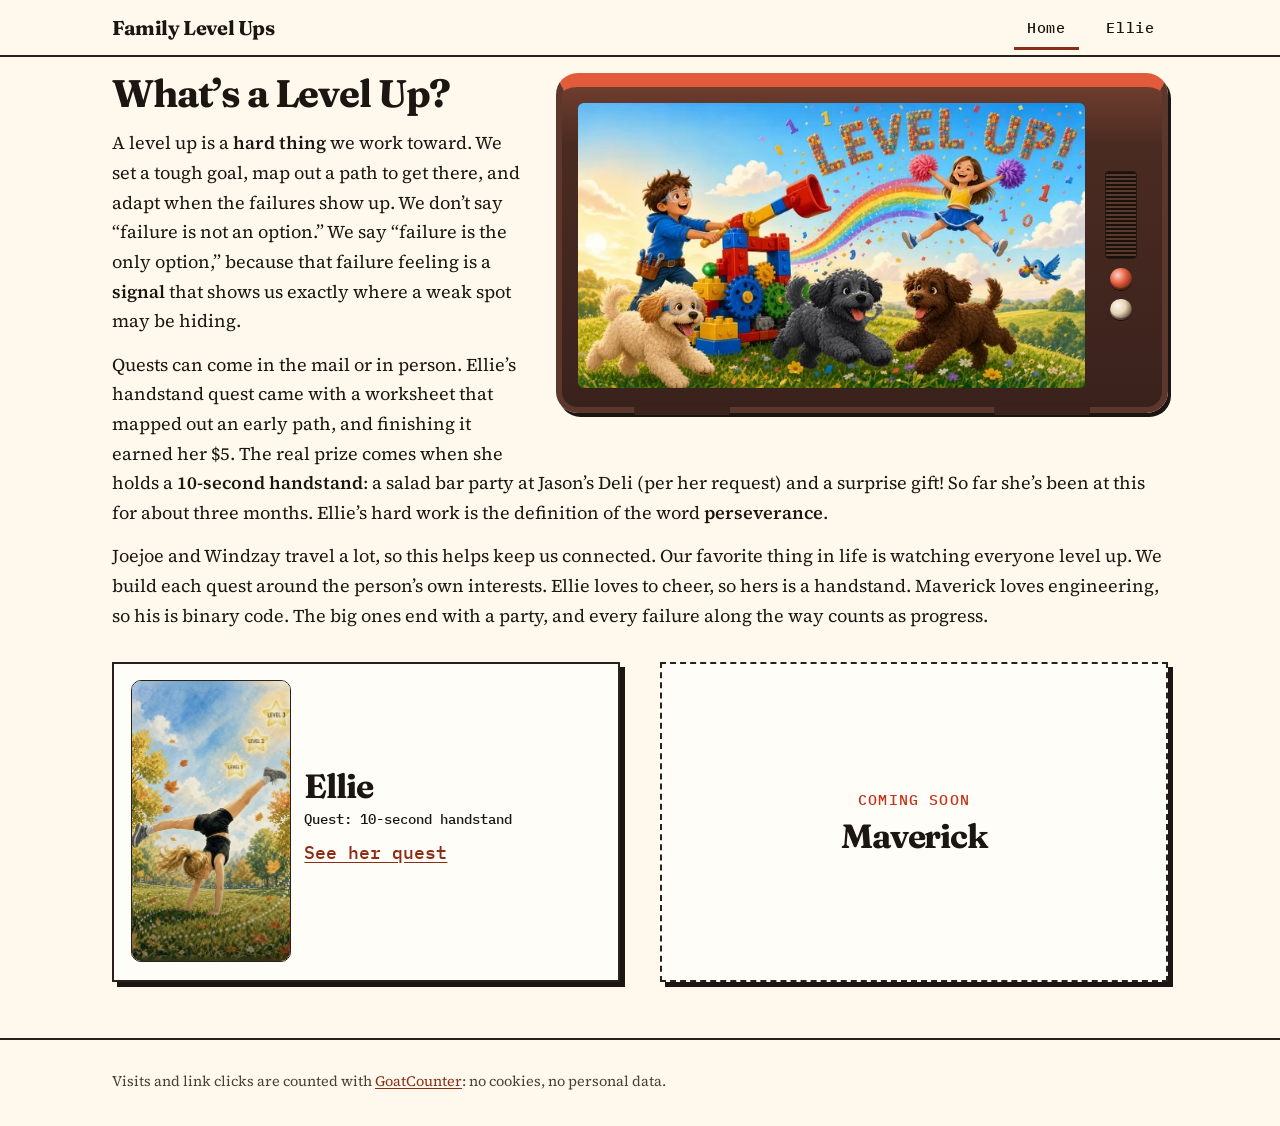
<file: index.html>
<!DOCTYPE html>
<html lang="en">
  <head>
    <meta charset="utf-8">
    <meta name="viewport" content="width=device-width, initial-scale=1">
    <meta name="robots" content="noindex, nofollow">
    <title>Family Level Ups</title>
    <meta name="description" content="How our family does level ups.">
    <meta name="theme-color" content="#FFF8EC">
    <link rel="icon" href="/favicon.svg" type="image/svg+xml">
    <link rel="preload" href="/assets/fonts/fraunces-700.woff2" as="font" type="font/woff2" crossorigin>
    <link rel="preload" href="/assets/fonts/source-serif-4-400.woff2" as="font" type="font/woff2" crossorigin>
    <link rel="preload" href="/assets/fonts/ibm-plex-mono-500.woff2" as="font" type="font/woff2" crossorigin>
    <link rel="stylesheet" href="/css/styles.css">
    <script src="/js/clicks.js" defer></script>
  </head>
  <body>
    <a class="skip" href="#content">Skip to content</a>
    <header class="mast">
      <div class="mast-inner">
        <a class="brand" href="/" target="_blank" rel="noopener noreferrer">Family Level Ups</a>
        <nav class="site-nav" aria-label="Family">
          <ul>
            <li><a href="/" aria-current="page" target="_blank" rel="noopener noreferrer">Home</a></li>
            <li><a href="/june-bug/" target="_blank" rel="noopener noreferrer">Ellie</a></li>
          </ul>
        </nav>
      </div>
    </header>

    <main id="content" class="wrap" tabindex="-1">
      <section class="family-catalog" aria-labelledby="level-up-heading">
        <div class="split hero-grid">
          <div class="tv">
            <picture class="level-hero">
              <source type="image/webp" srcset="/assets/img/level-up-hero-640-v2-charcoal-dog.webp 640w, /assets/img/level-up-hero-1024-v2-charcoal-dog.webp 1024w" sizes="(min-width: 900px) 36rem, calc(100vw - 40px)">
              <img src="/assets/img/level-up-hero-1024-v2-charcoal-dog.jpg" srcset="/assets/img/level-up-hero-640-v2-charcoal-dog.jpg 640w, /assets/img/level-up-hero-1024-v2-charcoal-dog.jpg 1024w" sizes="(min-width: 900px) 36rem, calc(100vw - 40px)" width="1024" height="576" alt="Storybook illustration of a boy in goggles launching a toy-brick catapult while a girl in a cheer outfit flies through the sky with pom-poms above three playful Labradoodles, under brick letters that spell LEVEL UP!" loading="eager">
            </picture>
            <div class="tv-side" aria-hidden="true">
              <span class="tv-grille"></span>
              <span class="tv-knob"></span>
              <span class="tv-knob tv-knob-alt"></span>
            </div>
          </div>
          <div class="level-up-copy">
            <h1 id="level-up-heading">What’s a Level Up?</h1>
            <p>A level up is a <strong>hard thing</strong> we work toward. We set a tough goal, map out a path to get there, and adapt when the failures show up. We don’t say “failure is not an option.” We say “failure is the only option,” because that failure feeling is a <strong>signal</strong> that shows us exactly where a weak spot may be hiding.</p>
            <p>Quests can come in the mail or in person. Ellie’s handstand quest came with a worksheet that mapped out an early path, and finishing it earned her $5. The real prize comes when she holds a <strong>10-second handstand</strong>: a salad bar party at Jason’s Deli (per her request) and a surprise gift! So far she’s been at this for about three months. Ellie’s hard work is the definition of the word <strong>perseverance</strong>.</p>
            <p>Joejoe and Windzay travel a lot, so this helps keep us connected. Our favorite thing in life is watching everyone level up. We build each quest around the person’s own interests. Ellie loves to cheer, so hers is a handstand. Maverick loves engineering, so his is binary code. The big ones end with a party, and every failure along the way counts as progress.</p>
          </div>
        </div>
        <ul class="split people">
          <li>
            <article class="person-card has-art">
              <picture class="person-art">
                <source type="image/webp" srcset="/assets/img/june-bug-card-320.webp 320w, /assets/img/june-bug-card-480.webp 480w" sizes="(min-width: 900px) 160px, 120px">
                <img src="/assets/img/june-bug-card-480.jpg" srcset="/assets/img/june-bug-card-320.jpg 320w, /assets/img/june-bug-card-480.jpg 480w" sizes="(min-width: 900px) 160px, 120px" width="480" height="851" alt="Storybook watercolor of Ellie doing a cartwheel in an autumn park, with stars marked Level 1, Level 2 and Level 3" loading="lazy">
              </picture>
              <div class="person-copy">
                <h2>Ellie</h2>
                <p class="quest-line">Quest: 10-second handstand</p>
                <a href="/june-bug/" target="_blank" rel="noopener noreferrer">See her quest</a>
              </div>
            </article>
          </li>
          <li>
            <div class="person-card is-soon">
              <p class="kicker">Coming soon</p>
              <h2>Maverick</h2>
            </div>
          </li>
        </ul>
      </section>
    </main>

    <footer class="site-footer">
      <div class="footer-inner">
        <p class="analytics-note">Visits and link clicks are counted with <a href="https://www.goatcounter.com" target="_blank" rel="noopener noreferrer">GoatCounter</a>: no cookies, no personal data.</p>
      </div>
    </footer>
    <script>
      window.goatcounter = { path: "/family/" };
    </script>
    <script data-goatcounter="https://kidruncomvc.goatcounter.com/count" async src="https://gc.zgo.at/count.js"></script>
    <noscript><img src="https://kidruncomvc.goatcounter.com/count?p=%2Ffamily%2F" alt="" width="1" height="1" style="position:absolute;left:-9999px"></noscript>
  </body>
</html>
</file>
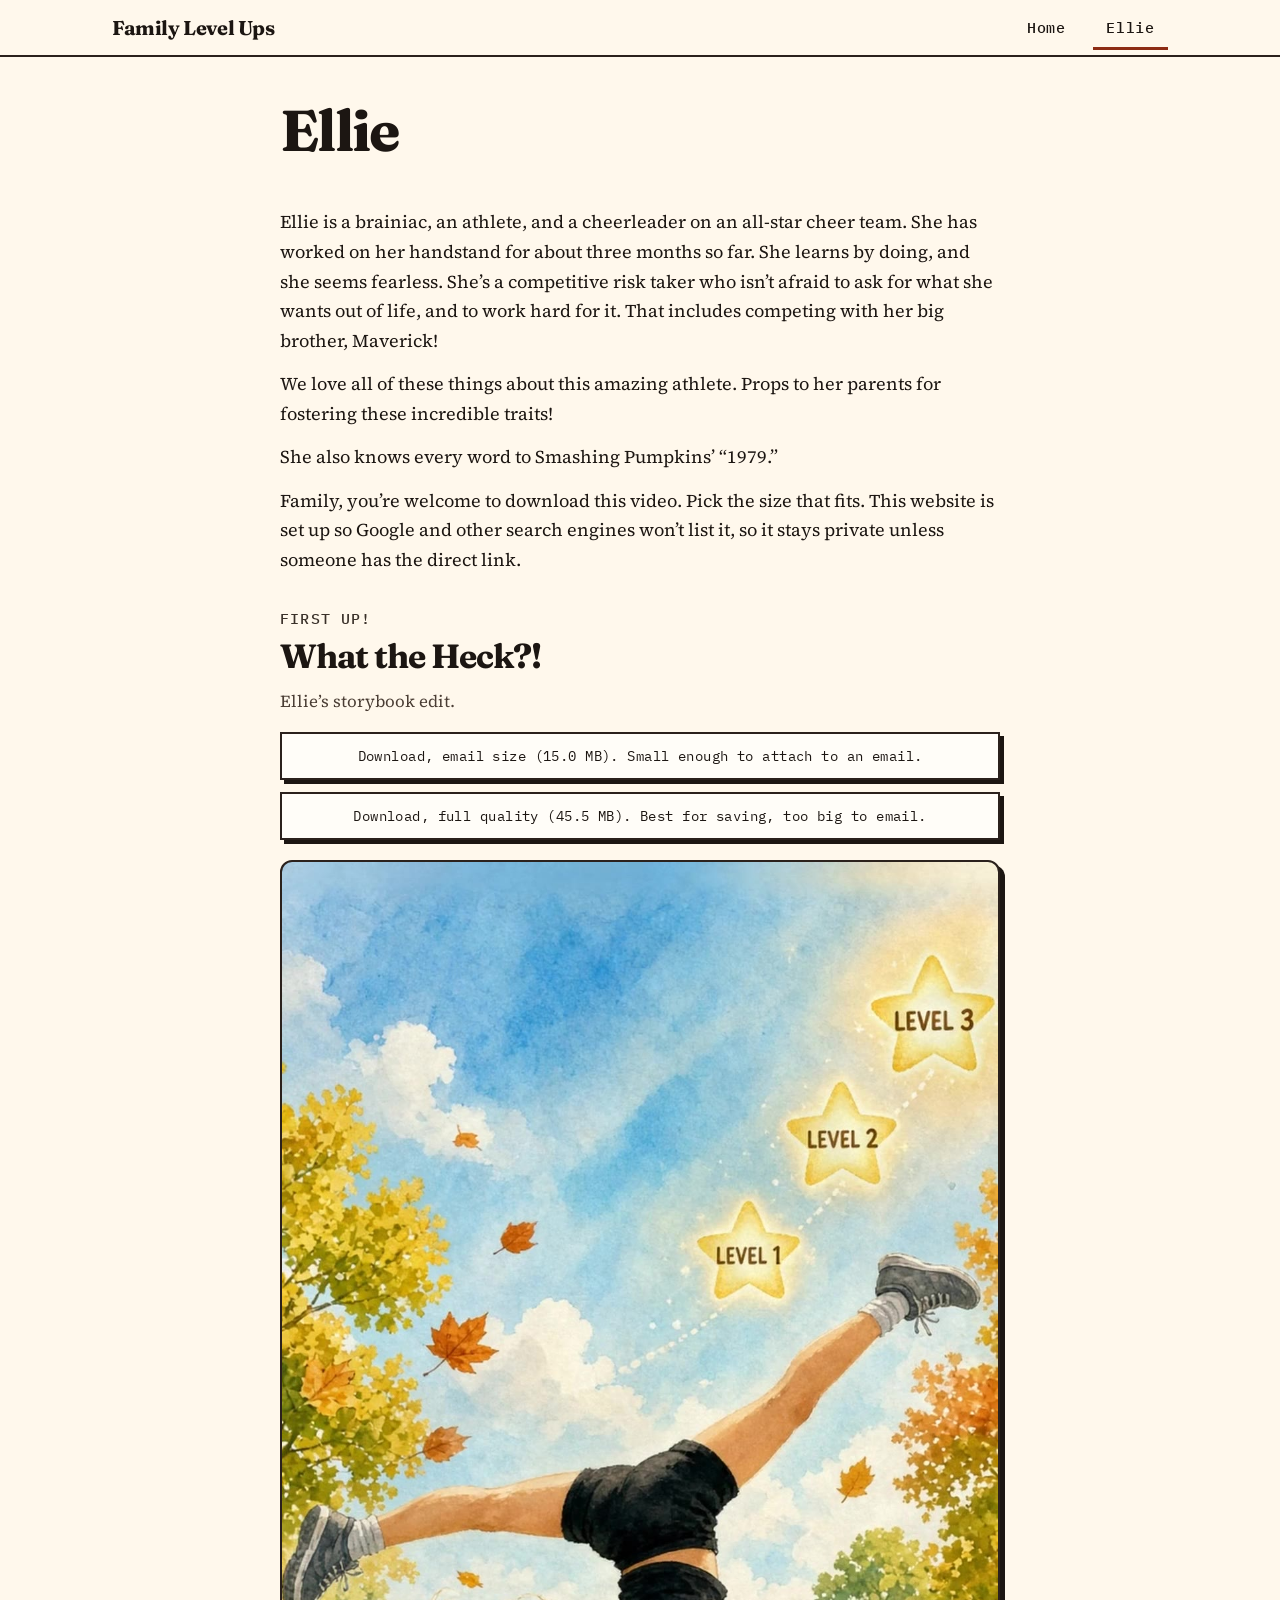
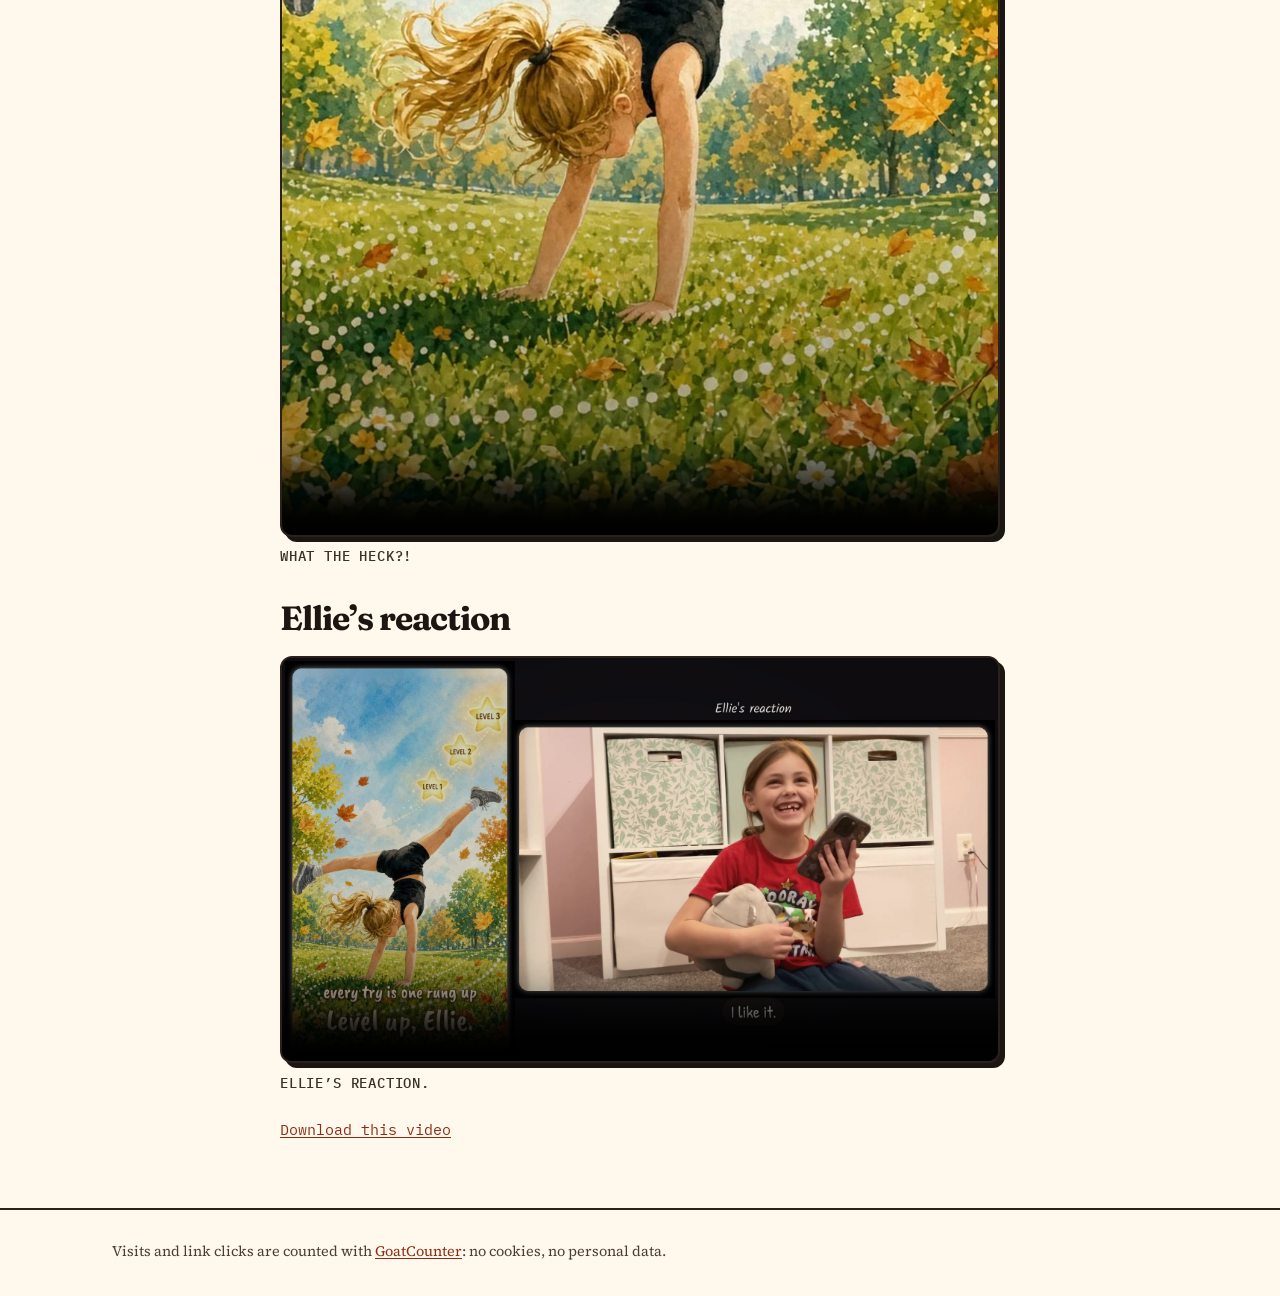
<file: june-bug/index.html>
<!DOCTYPE html>
<html lang="en">
  <head>
    <meta charset="utf-8">
    <meta name="viewport" content="width=device-width, initial-scale=1">
    <meta name="robots" content="noindex, nofollow">
    <title>Ellie — Family Level Ups</title>
    <meta name="description" content="Ellie’s level ups.">
    <meta name="theme-color" content="#FFF8EC">
    <link rel="icon" href="/favicon.svg" type="image/svg+xml">
    <link rel="preload" href="/assets/fonts/fraunces-700.woff2" as="font" type="font/woff2" crossorigin>
    <link rel="preload" href="/assets/fonts/source-serif-4-400.woff2" as="font" type="font/woff2" crossorigin>
    <link rel="preload" href="/assets/fonts/ibm-plex-mono-500.woff2" as="font" type="font/woff2" crossorigin>
    <link rel="stylesheet" href="/css/styles.css">
    <script src="/js/clicks.js" defer></script>
  </head>
  <body>
    <a class="skip" href="#content">Skip to content</a>
    <header class="mast">
      <div class="mast-inner">
        <a class="brand" href="/" target="_blank" rel="noopener noreferrer">Family Level Ups</a>
        <nav class="site-nav" aria-label="Family">
          <ul>
            <li><a href="/" target="_blank" rel="noopener noreferrer">Home</a></li>
            <li><a href="/june-bug/" aria-current="page" target="_blank" rel="noopener noreferrer">Ellie</a></li>
          </ul>
        </nav>
      </div>
    </header>

    <main id="content" class="wrap" tabindex="-1">
      <div class="read-col">
      <header class="page-head">
        <h1>Ellie</h1>
      </header>
      <section class="family-catalog" aria-label="Ellie">
        <div class="family-entry">
          <p>Ellie is a brainiac, an athlete, and a cheerleader on an all-star cheer team. She has worked on her handstand for about three months so far. She learns by doing, and she seems fearless. She’s a competitive risk taker who isn’t afraid to ask for what she wants out of life, and to work hard for it. That includes competing with her big brother, Maverick!</p>
          <p>We love all of these things about this amazing athlete. Props to her parents for fostering these incredible traits!</p>
          <p>She also knows every word to Smashing Pumpkins’ “1979.”</p>
          <p>Family, you’re welcome to download this video. Pick the size that fits. This website is set up so Google and other search engines won’t list it, so it stays private unless someone has the direct link.</p>
        </div>

        <article class="family-entry" id="what-the-heck">
          <p class="kicker">First Up!</p>
          <h2>What the Heck?!</h2>
          <p class="family-entry-deck">Ellie’s storybook edit.</p>
          <div class="family-downloads">
            <a class="button" href="/assets/video/ellie-what-the-heck-email.mp4" download="ellie-what-the-heck-email.mp4">Download, email size (15.0 MB). Small enough to attach to an email.</a>
            <a class="button" href="/assets/video/ellie-what-the-heck-full.mp4" download="ellie-what-the-heck-full.mp4">Download, full quality (45.5 MB). Best for saving, too big to email.</a>
          </div>
          <figure class="family-video">
            <video controls playsinline preload="metadata" poster="/assets/video/ellie-storybook.jpg" width="1080" height="1920" aria-labelledby="what-the-heck-caption">
              <source src="/assets/video/ellie-storybook.mp4" type="video/mp4">
              Ellie’s storybook edit, “What the Heck?!”
            </video>
            <figcaption id="what-the-heck-caption">What the Heck?!</figcaption>
          </figure>
        </article>

        <!-- TODO(Joey): replace the neutral caption "Ellie’s reaction." with your own. -->
        <article class="family-entry" id="ellie-reaction">
          <h2>Ellie’s reaction</h2>
          <figure class="family-video">
            <video controls playsinline preload="none" poster="/assets/video/ellie-reaction-poster.jpg" width="1920" height="1080" aria-labelledby="ellie-reaction-caption">
              <source src="/assets/video/ellie-reaction.mp4" type="video/mp4">
              <a href="/assets/video/ellie-reaction.mp4" download="ellie-reaction.mp4">Download this video</a>
            </video>
            <figcaption id="ellie-reaction-caption">Ellie’s reaction.</figcaption>
          </figure>
          <p><a href="/assets/video/ellie-reaction.mp4" download="ellie-reaction.mp4">Download this video</a></p>
        </article>
      </section>
      </div>
    </main>

    <footer class="site-footer">
      <div class="footer-inner">
        <p class="analytics-note">Visits and link clicks are counted with <a href="https://www.goatcounter.com" target="_blank" rel="noopener noreferrer">GoatCounter</a>: no cookies, no personal data.</p>
      </div>
    </footer>
    <script>
      window.goatcounter = { path: "/family/june-bug/" };
    </script>
    <script data-goatcounter="https://kidruncomvc.goatcounter.com/count" async src="https://gc.zgo.at/count.js"></script>
    <noscript><img src="https://kidruncomvc.goatcounter.com/count?p=%2Ffamily%2Fjune-bug%2F" alt="" width="1" height="1" style="position:absolute;left:-9999px"></noscript>
  </body>
</html>
</file>
<file: css/styles.css>
/* Family Level Ups. Dark desk, coral accents, yellow callouts, mono labels. */

@font-face {
  font-family: "Fraunces";
  font-style: normal;
  font-weight: 600;
  font-display: swap;
  src: url("../assets/fonts/fraunces-600.woff2") format("woff2");
}

@font-face {
  font-family: "Fraunces";
  font-style: normal;
  font-weight: 700;
  font-display: swap;
  src: url("../assets/fonts/fraunces-700.woff2") format("woff2");
}

@font-face {
  font-family: "Fraunces";
  font-style: italic;
  font-weight: 500;
  font-display: swap;
  src: url("../assets/fonts/fraunces-500-italic.woff2") format("woff2");
}

@font-face {
  font-family: "Source Serif 4";
  font-style: normal;
  font-weight: 400;
  font-display: swap;
  src: url("../assets/fonts/source-serif-4-400.woff2") format("woff2");
}

@font-face {
  font-family: "Source Serif 4";
  font-style: italic;
  font-weight: 400;
  font-display: swap;
  src: url("../assets/fonts/source-serif-4-400-italic.woff2") format("woff2");
}

@font-face {
  font-family: "Source Serif 4";
  font-style: normal;
  font-weight: 600;
  font-display: swap;
  src: url("../assets/fonts/source-serif-4-600.woff2") format("woff2");
}

@font-face {
  font-family: "IBM Plex Mono";
  font-style: normal;
  font-weight: 400;
  font-display: swap;
  src: url("../assets/fonts/ibm-plex-mono-400.woff2") format("woff2");
}

@font-face {
  font-family: "IBM Plex Mono";
  font-style: normal;
  font-weight: 500;
  font-display: swap;
  src: url("../assets/fonts/ibm-plex-mono-500.woff2") format("woff2");
}

:root {
  color-scheme: light;
  --bg: #fff8ec;
  --bg-panel: #fffdf8;
  --ink: #1c1612;
  --muted: #4a3d34;
  --label: #3a312a;
  --line: #e4d3bc;
  --stroke: #2b211c;
  --shadow: #1c1612;
  --amber: #f0c14b;
  --amber-ink: #1a1406;
  --accent: #c4341a;
  --accent-strong: #8d2c14;
  --link: #8d2c14;
  --focus: #9a2a14;
  --display: "Fraunces", "Iowan Old Style", Palatino, Georgia, serif;
  --serif: "Source Serif 4", "Iowan Old Style", Palatino, Georgia, serif;
  --mono: "IBM Plex Mono", ui-monospace, "Cascadia Mono", "Segoe UI Mono", Menlo, Consolas, monospace;
}

*,
*::before,
*::after {
  box-sizing: border-box;
}

html {
  scroll-behavior: smooth;
  scroll-padding-top: 5rem;
}

body {
  margin: 0;
  background: var(--bg);
  color: var(--ink);
  font-family: var(--serif);
  font-size: 1.125rem;
  font-weight: 400;
  line-height: 1.65;
  font-synthesis: none;
  text-rendering: optimizeLegibility;
}

::selection {
  background: var(--amber);
  color: var(--amber-ink);
}

:focus {
  outline: none;
}

:focus-visible {
  outline: 3px solid var(--focus);
  outline-offset: 3px;
}

img,
video {
  max-width: 100%;
  height: auto;
}

a {
  color: var(--link);
  text-underline-offset: 0.16em;
}

a:visited {
  color: var(--link);
}

a:hover,
a:focus-visible {
  color: var(--accent-strong);
}

.skip {
  position: absolute;
  left: 0.75rem;
  top: 0.75rem;
  z-index: 40;
  display: inline-flex;
  align-items: center;
  min-height: 44px;
  padding: 0.55rem 0.8rem;
  background: var(--amber);
  color: var(--amber-ink);
  font-family: var(--mono);
  font-size: 0.85rem;
  text-decoration: none;
  transform: translateY(-160%);
}

.skip:focus,
.skip:focus-visible {
  transform: none;
  color: var(--amber-ink);
  outline: 3px solid var(--focus);
  outline-offset: 3px;
}

.wrap,
.mast-inner,
.footer-inner {
  box-sizing: border-box;
  width: min(1120px, 100%);
  margin-inline: auto;
  padding-left: 20px;
  padding-right: 20px;
}

.mast {
  background: var(--bg);
  border-bottom: 2px solid var(--stroke);
}

.mast-inner {
  display: flex;
  flex-wrap: wrap;
  align-items: center;
  justify-content: space-between;
  gap: 0.15rem 1rem;
  padding: 0.35rem 0;
}

.site-nav ul {
  display: flex;
  flex-wrap: wrap;
  gap: 0.35rem 0.85rem;
  margin: 0;
  padding: 0;
  list-style: none;
}

.site-nav a {
  display: inline-flex;
  align-items: center;
  justify-content: center;
  min-width: 44px;
  min-height: 44px;
  padding: 0.45rem 0.85rem;
  color: var(--ink);
  font-family: var(--mono);
  font-size: 0.95rem;
  font-weight: 500;
  letter-spacing: 0.04em;
  text-decoration: none;
}

.site-nav a:visited {
  color: var(--ink);
}

.site-nav a:hover,
.site-nav a:focus-visible {
  color: var(--accent);
}

.site-nav a[aria-current="page"] {
  color: var(--ink);
  box-shadow: inset 0 -3px 0 var(--accent-strong);
}

.brand {
  display: inline-flex;
  align-items: center;
  min-height: 44px;
  color: var(--ink);
  font-family: var(--display);
  font-weight: 700;
  font-size: 1.15rem;
  letter-spacing: -0.02em;
  line-height: 1.1;
  text-decoration: none;
}

.brand:hover,
.brand:visited,
.brand:focus-visible {
  color: var(--ink);
}

.brand[aria-current="page"] {
  box-shadow: inset 0 -3px 0 var(--accent-strong);
}

h1,
h2 {
  margin: 0;
  font-family: var(--display);
  font-weight: 700;
  letter-spacing: -0.03em;
  line-height: 1.08;
  overflow-wrap: break-word;
}

.page-head {
  padding: 1.6rem 0 0.25rem;
}

.page-head h1 {
  margin: 0.3rem 0 0.7rem;
  font-size: clamp(2.3rem, 5vw, 3.6rem);
  max-width: 16ch;
}

.lede {
  max-width: 42rem;
  margin: 0.4rem 0 0;
  font-size: 1.2rem;
}

.kicker {
  display: block;
  margin: 0;
  font-family: var(--mono);
  font-weight: 500;
  font-size: 0.92rem;
  letter-spacing: 0.08em;
  text-transform: uppercase;
  color: var(--label);
}

.family-catalog {
  padding: 1.25rem 0 0;
}

.family-entry {
  max-width: none;
  margin: 0 0 2rem;
}

.family-catalog > .family-entry:last-child {
  margin-bottom: 0;
}

.read-col {
  width: min(720px, 100%);
  margin-inline: auto;
}

.split {
  display: grid;
  gap: 1.15rem;
}

.family-entry .kicker {
  margin: 1.15rem 0 0.45rem;
}

.family-entry h2 {
  margin: 0 0 0.4rem;
  font-size: clamp(1.6rem, 3vw, 2.1rem);
}

.tv {
  display: grid;
  grid-template-columns: minmax(0, 1fr) auto;
  align-items: center;
  gap: 0.35rem;
  position: relative;
  max-width: 100%;
  margin: 0 0 1.15rem;
  padding: 0.4rem 0.45rem 0.55rem;
  background: linear-gradient(180deg, #6e3d2e 0%, #4a2b22 18%, #3a221c 100%);
  border: 3px solid #5c382c;
  border-top: 6px solid #e25b3a;
  border-radius: 0.85rem;
  box-shadow: 3px 4px 0 var(--shadow);
}

.tv::before,
.tv::after {
  content: "";
  position: absolute;
  bottom: -0.28rem;
  width: 16%;
  height: 0.28rem;
  background: #3a241c;
  border-radius: 0 0 0.12rem 0.12rem;
  pointer-events: none;
}

.tv::before {
  left: 12%;
}

.tv::after {
  right: 12%;
}

.level-hero {
  display: block;
  min-width: 0;
  margin: 0;
}

.level-hero img {
  display: block;
  width: 100%;
  max-width: 100%;
  height: auto;
  background: #000;
  border: 0;
  border-radius: 0.35rem;
  box-shadow:
    inset 0 0 0 2px rgba(0, 0, 0, 0.55),
    inset 0 10px 16px rgba(255, 255, 255, 0.16);
}

.tv-side {
  display: flex;
  flex-direction: column;
  align-items: center;
  justify-content: center;
  gap: 0.28rem;
  width: 1.35rem;
}

.tv-grille {
  display: block;
  width: 0.85rem;
  height: 1.7rem;
  border-radius: 0.15rem;
  border: 1px solid #2a1812;
  background: repeating-linear-gradient(
    to bottom,
    #1a100c 0 2px,
    #5a3a2c 2px 4px
  );
}

.tv-knob {
  display: block;
  width: 0.62rem;
  height: 0.62rem;
  border-radius: 50%;
  background: radial-gradient(circle at 35% 32%, #ffd2c6, #e25b3a 42%, #7a2e1c 74%);
  box-shadow:
    inset 0 -2px 0 rgba(0, 0, 0, 0.35),
    0 1px 0 #1a100c;
}

.tv-knob-alt {
  background: radial-gradient(circle at 35% 32%, #fff8ee, #e6d3b4 40%, #6b5344 74%);
}

.family-entry p {
  margin: 0.85rem 0 0;
}

.family-entry-deck {
  margin: 0;
  color: var(--muted);
  font-size: 1.05rem;
}

.callout {
  margin: 1.15rem 0 0;
  padding: 0.95rem 1.05rem;
  background: var(--amber);
  color: var(--amber-ink);
  border: 2px solid var(--amber-ink);
  box-shadow: 4px 4px 0 var(--shadow);
}

.callout strong {
  font-weight: 700;
}

.family-downloads {
  display: flex;
  flex-direction: column;
  align-items: stretch;
  gap: 0.75rem;
  margin: 1rem 0 0;
}

.button {
  display: inline-flex;
  align-items: center;
  justify-content: center;
  width: 100%;
  min-height: 48px;
  padding: 0.7rem 1rem;
  border: 2px solid var(--stroke);
  background: var(--bg-panel);
  color: var(--ink);
  font-family: var(--mono);
  font-size: 0.9rem;
  letter-spacing: 0.03em;
  line-height: 1.35;
  text-align: center;
  text-decoration: none;
  overflow-wrap: anywhere;
  box-shadow: 4px 4px 0 var(--shadow);
}

.button:visited {
  color: var(--ink);
}

.button:hover,
.button:focus-visible {
  color: var(--ink);
  border-color: var(--amber);
}

.family-video {
  margin: 1.25rem 0 0;
}

.family-video video {
  display: block;
  width: 100%;
  height: auto;
  background: #000;
  border: 2px solid var(--stroke);
  border-radius: 0.75rem;
  box-shadow: 5px 5px 0 var(--shadow);
}

.family-video figcaption {
  margin-top: 0.55rem;
  color: var(--label);
  font-family: var(--mono);
  font-weight: 500;
  font-size: 0.85rem;
  letter-spacing: 0.06em;
  text-transform: uppercase;
}

.family-entry p a:not(.button) {
  display: inline-flex;
  align-items: center;
  min-height: 44px;
  font-family: var(--mono);
  font-size: 0.95rem;
}

.people {
  display: grid;
  gap: 0.9rem;
  margin: 2rem 0 0;
  padding: 0;
  list-style: none;
}

.person-card {
  display: flex;
  flex-direction: column;
  align-items: flex-start;
  justify-content: flex-start;
  gap: 0.35rem;
  min-height: 8.5rem;
  padding: 1rem 1.05rem 1.1rem;
  background: var(--bg-panel);
  border: 2px solid var(--stroke);
  box-shadow: 5px 5px 0 var(--shadow);
  color: var(--ink);
}

.person-card.has-art {
  flex-direction: row;
  align-items: center;
  gap: 0.85rem;
}

.person-art {
  display: block;
  flex: 0 0 auto;
  width: 120px;
  max-width: 120px;
}

.person-art img {
  display: block;
  width: 120px;
  max-width: 120px;
  height: auto;
  object-fit: contain;
  background: #fff;
  border: 1px solid var(--stroke);
  border-radius: 10px;
}

.person-copy {
  min-width: 0;
}

.quest-line {
  margin: 0.15rem 0 0;
  color: var(--ink);
  font-family: var(--mono);
  font-size: 0.9rem;
  font-weight: 500;
}

.person-card a {
  display: inline-flex;
  align-items: center;
  min-height: 44px;
  font-family: var(--mono);
  font-weight: 500;
}

a.person-card {
  text-decoration: none;
}

a.person-card:visited {
  color: var(--ink);
}

a.person-card:hover,
a.person-card:focus-visible {
  color: var(--ink);
  border-color: var(--amber);
}

.person-card h2 {
  font-size: clamp(1.7rem, 3vw, 2.1rem);
}

.person-card .kicker {
  color: var(--accent);
}

.person-card.is-soon {
  align-items: center;
  justify-content: center;
  border-style: dashed;
  text-align: center;
}

.story-card {
  clear: both;
  margin-top: 40px;
  padding: 1.35rem 1.25rem 1.15rem;
  background: var(--bg-panel);
  border: 2px solid var(--stroke);
  border-top: 6px solid var(--accent);
  box-shadow: 5px 5px 0 var(--shadow);
  color: var(--ink);
}

.story-card h2 {
  margin: 0 0 0.85rem;
  font-size: clamp(1.7rem, 3vw, 2.2rem);
}

.story-card p {
  margin: 0.85rem 0 0;
}

.story-body p:first-child {
  margin-top: 0;
}

.pull-line {
  margin-top: 1.25rem;
  font-family: var(--display);
  font-size: 1.35rem;
  font-weight: 700;
  letter-spacing: -0.02em;
  line-height: 1.2;
}

.sign-off {
  margin-top: 1.15rem;
  font-family: var(--display);
  font-style: italic;
  font-weight: 500;
  text-align: right;
}

.footnote {
  margin-top: 0.35rem;
  color: var(--muted);
  font-family: var(--mono);
  font-size: 0.85rem;
  text-align: right;
}

@media (min-width: 900px) {
  .story-body {
    column-count: 2;
    column-gap: 40px;
  }

  .story-body p {
    break-inside: avoid;
  }
}

.site-footer {
  margin-top: 56px;
  border-top: 2px solid var(--stroke);
  padding: 1.25rem 0 2rem;
}

.legal {
  margin: 0;
  max-width: 42rem;
  color: var(--muted);
  font-size: 1.05rem;
}

.analytics-note {
  margin: 0.65rem 0 0;
  max-width: 46rem;
  color: var(--muted);
  font-size: 0.9rem;
}

.level-up-copy h1 {
  margin: 0 0 0.45rem;
  font-size: clamp(1.85rem, 3vw, 2.5rem);
}

.level-up-copy p {
  margin: 0.85rem 0 0;
}

@media (min-width: 700px) {
  .brand {
    font-size: 1.25rem;
  }

  .page-head {
    padding-top: 2.4rem;
  }

  .family-catalog {
    padding-top: 1rem;
  }

}

@media (min-width: 900px) {
  .wrap,
  .mast-inner,
  .footer-inner {
    padding-left: 32px;
    padding-right: 32px;
  }

  .people.split {
    grid-template-columns: 1fr 1fr;
    gap: 40px;
    align-items: stretch;
  }

  .hero-grid {
    display: block;
  }

  .hero-grid .tv {
    float: right;
    width: 58%;
    margin: 0 0 32px 32px;
    gap: 0.75rem;
    padding: 1rem 1.05rem 1.15rem;
    border-width: 6px;
    border-top-width: 14px;
    border-radius: 1.35rem;
  }

  .people {
    clear: both;
  }

  .people {
    align-items: stretch;
  }

  .people > li {
    display: flex;
  }

  .people .person-card {
    flex: 1 1 auto;
    width: 100%;
    height: 100%;
  }

  .person-art,
  .person-art img {
    width: 160px;
    max-width: 160px;
  }

  .tv-side {
    width: 3rem;
    gap: 0.55rem;
  }

  .tv-grille {
    width: 2rem;
    height: 5.5rem;
    border-radius: 0.25rem;
  }

  .tv-knob {
    width: 1.35rem;
    height: 1.35rem;
  }

  .tv::before,
  .tv::after {
    bottom: -0.55rem;
    height: 0.55rem;
  }
}

@media (prefers-reduced-motion: reduce) {
  html {
    scroll-behavior: auto;
  }
}

@media print {
  .skip,
  .mast,
  .site-footer {
    display: none;
  }

  body {
    background: #fff;
    color: #111;
  }

  .callout {
    box-shadow: none;
  }

  a {
    color: #111;
  }
}
</file>
